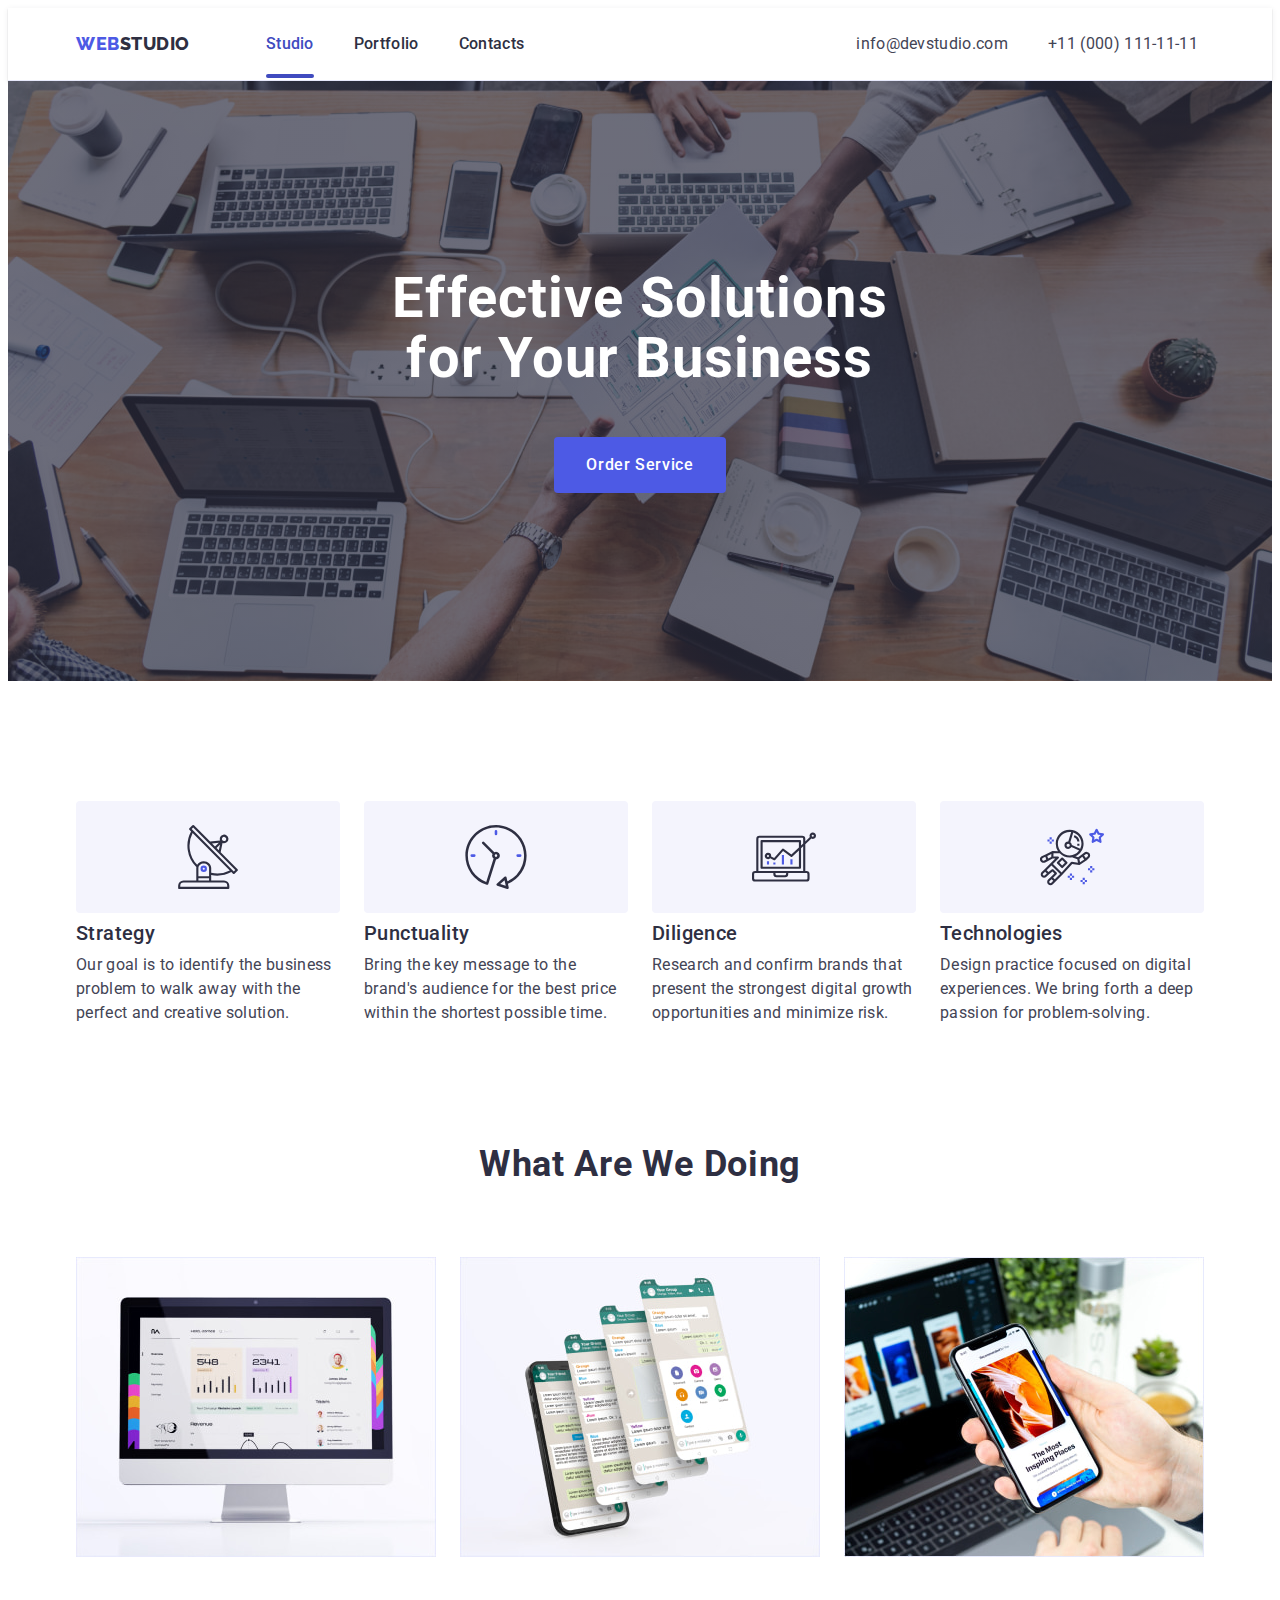
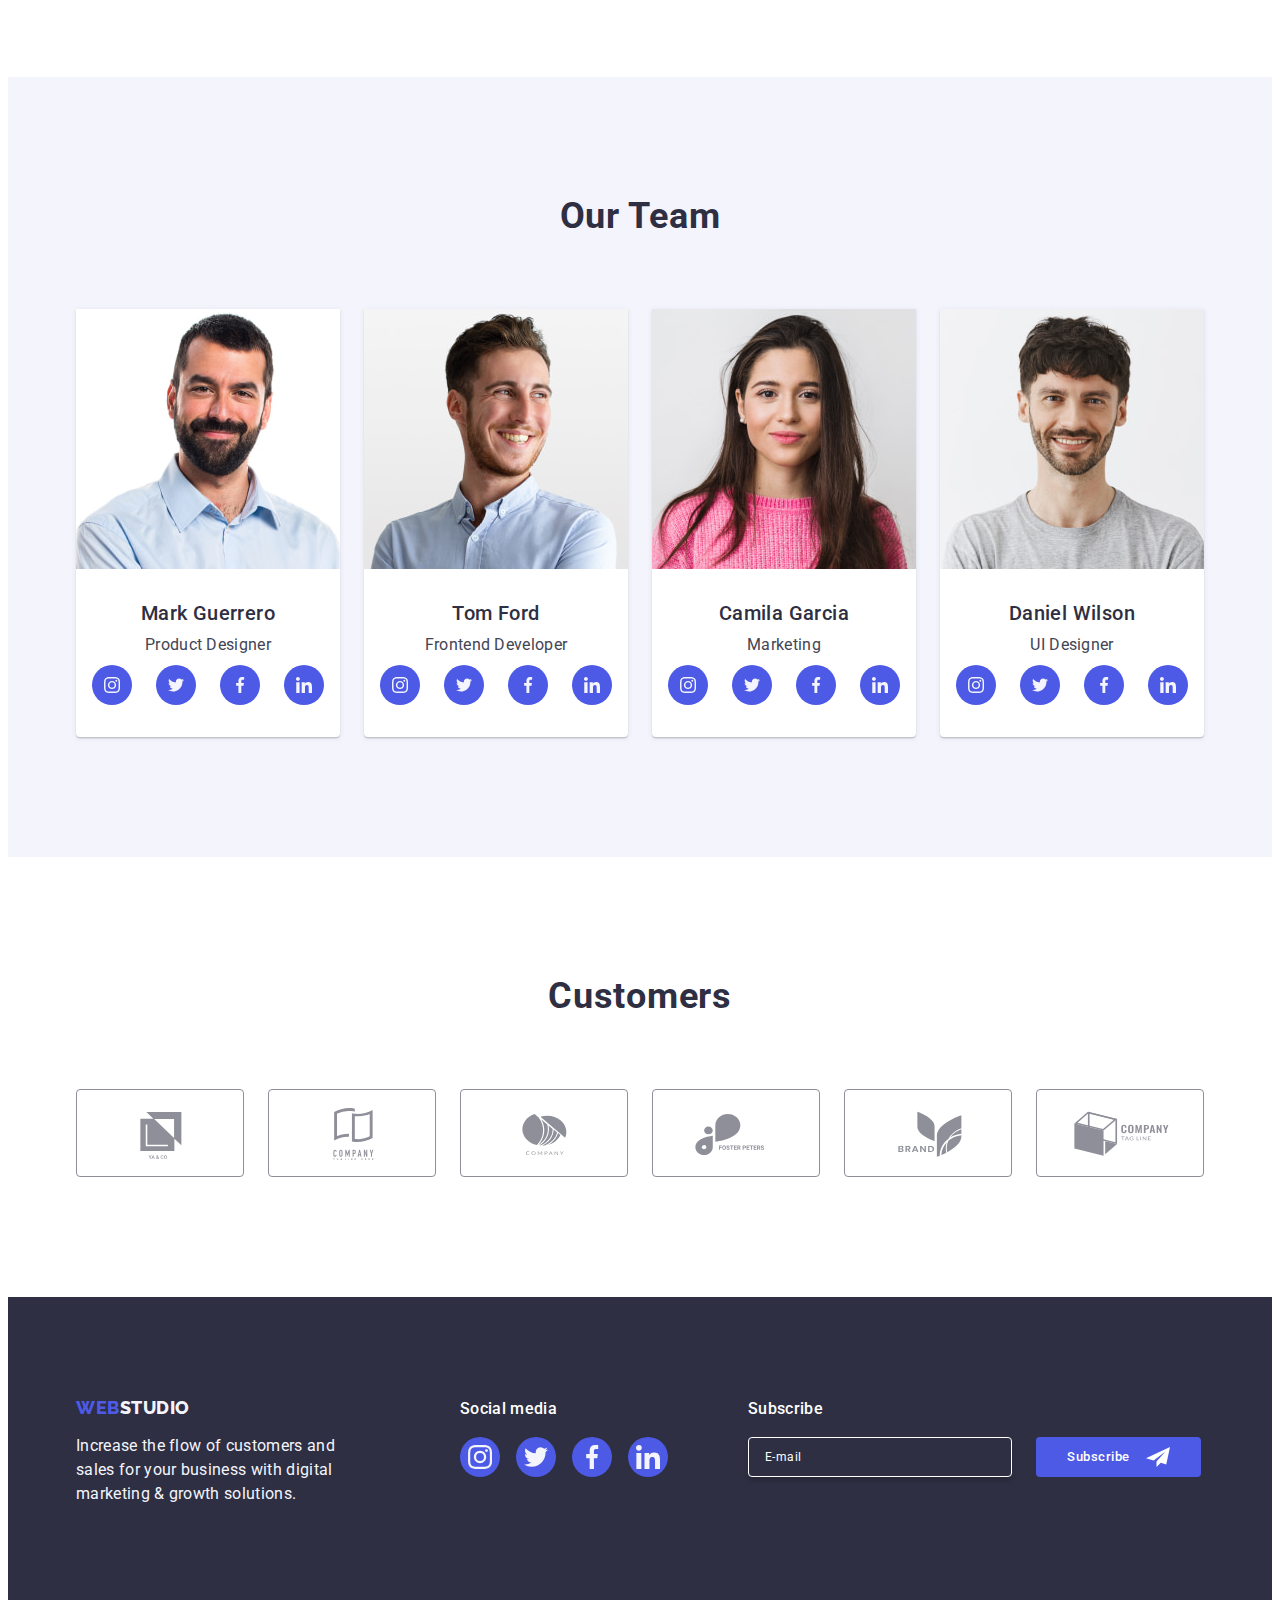
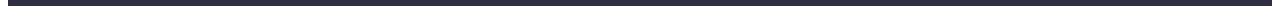
<file: index.html>
<!DOCTYPE html>
<html lang="en">
  <head>
    <meta charset="UTF-8" />
    <meta name="viewport" content="width=device-width, initial-scale=1.0" />
    <title>WebStudio</title>
    <link
      rel="stylesheet"
      href="https://cdnjs.cloudflare.com/ajax/libs/modern-normalize/2.0.0/modern-normalize.min.css"
      integrity="sha512-4xo8blKMVCiXpTaLzQSLSw3KFOVPWhm/TRtuPVc4WG6kUgjH6J03IBuG7JZPkcWMxJ5huwaBpOpnwYElP/m6wg=="
      crossorigin="anonymous"
      referrerpolicy="no-referrer"
    />
    <link rel="preconnect" href="https://fonts.googleapis.com" />
    <link rel="preconnect" href="https://fonts.gstatic.com" crossorigin />
    <link
      href="https://fonts.googleapis.com/css2?family=Raleway:wght@800&family=Roboto:wght@400;500;700;900&display=swap"
      rel="stylesheet"
    />
    <link rel="stylesheet" href="./css/styles.css" />
  </head>
  <body>
    <!-- HEADER -->
    <header class="header">
      <div class="container header-container">
        <nav class="header-nav">
          <a class="link logo-header" href="./index.html"
            >Web<span class="logo-studio-header">Studio</span></a
          >
          <ul class="list nav-list">
            <li>
              <a class="link nav-header-text current" href="./index.html"
                >Studio</a
              >
            </li>
            <li>
              <a class="link nav-header-text" href="./portfolio.html"
                >Portfolio</a
              >
            </li>
            <li><a class="link nav-header-text" href="">Contacts</a></li>
          </ul>
        </nav>
        <address class="header-address">
          <ul class="list list-address">
            <li>
              <a
                class="link header-address-text"
                href="mailto:info@devstudio.com"
                >info@devstudio.com</a
              >
            </li>
            <li>
              <a class="link header-address-text" href="tel:+110001111111"
                >+11 (000) 111-11-11</a
              >
            </li>
          </ul>
        </address>
      </div>
    </header>
    <!-- MAIN -->
    <main>
      <!-- SECTION 1 (EFFECTIVE SOLUTION FOR YOUR BUSINESS) -->
      <section class="hero-section">
        <div class="container">
          <h1 class="hero-text">Effective Solutions for Your Business</h1>
          <button type="button" class="hero-button" data-modal-open>
            Order Service
          </button>
        </div>
      </section>
      <!-- SECTION 2 (PRIVILEGES) -->
      <section class="privileges-section">
        <div class="container">
          <h2 class="visually-hidden">Privileges</h2>
          <ul class="list list-priveleges">
            <li class="privileges-item">
              <div class="priveleges-icon-item">
                <svg width="64" height="64">
                  <use href="./images/icons.svg#icon-antenna1"></use>
                </svg>
              </div>
              <h3 class="main-text privileges-text-title">Strategy</h3>
              <p class="main-sub-text">
                Our goal is to identify the business problem to walk away with
                the perfect and creative solution.
              </p>
            </li>
            <li class="privileges-item">
              <div class="priveleges-icon-item">
                <svg width="64" height="64">
                  <use href="./images/icons.svg#icon-clock1"></use>
                </svg>
              </div>
              <h3 class="main-text privileges-text-title">Punctuality</h3>
              <p class="main-sub-text">
                Bring the key message to the brand's audience for the best price
                within the shortest possible time.
              </p>
            </li>
            <li class="privileges-item">
              <div class="priveleges-icon-item">
                <svg width="64" height="64">
                  <use href="./images/icons.svg#icon-diagram1"></use>
                </svg>
              </div>
              <h3 class="main-text privileges-text-title">Diligence</h3>
              <p class="main-sub-text">
                Research and confirm brands that present the strongest digital
                growth opportunities and minimize risk.
              </p>
            </li>
            <li class="privileges-item">
              <div class="priveleges-icon-item">
                <svg width="64" height="64">
                  <use href="./images/icons.svg#icon-astronaut1"></use>
                </svg>
              </div>
              <h3 class="main-text privileges-text-title">Technologies</h3>
              <p class="main-sub-text">
                Design practice focused on digital experiences. We bring forth a
                deep passion for problem-solving.
              </p>
            </li>
          </ul>
        </div>
      </section>
      <!-- SECTION 3 (WHAT ARE WE DOING) -->
      <section class="wawd-section">
        <div class="container">
          <h2 class="second-text wawd-text">What are we doing</h2>
          <ul class="list list-wawd">
            <li class="wawd-section-list">
              <img
                src="./images/image1.jpg"
                alt="imac"
                width="360"
                height="300"
              />
            </li>
            <li class="wawd-section-list">
              <img
                src="./images/image2.jpg"
                alt="iphone"
                width="360"
                height="300"
              />
            </li>
            <li class="wawd-section-list">
              <img
                src="./images/image3.jpg"
                alt="iphone with macbook"
                width="360"
                height="300"
              />
            </li>
          </ul>
        </div>
      </section>
      <!-- SECTION 4 (OUR TEAM) -->
      <section class="team-section">
        <div class="container">
          <h2 class="second-text our-team-text">Our Team</h2>
          <ul class="list list-team">
            <li class="employee">
              <img
                class="team-photo"
                src="./images/mg.jpg"
                alt="Product Designer"
                width="264"
                height="260"
              />
              <div class="team-name-pos">
                <h3 class="main-text text-team">Mark Guerrero</h3>
                <p class="main-sub-text text-team-sub">Product Designer</p>
                <ul class="list social-icons">
                  <li class="icon-container">
                    <a
                      href="https://www.instagram.com/"
                      target="_blank"
                      class="icon-logo"
                    >
                      <svg class="icon" width="16" height="16">
                        <use href="./images/icons.svg#icon-instagram2"></use>
                      </svg>
                    </a>
                  </li>
                  <li class="icon-container">
                    <a
                      href="https://twitter.com/"
                      target="_blank"
                      class="icon-logo"
                    >
                      <svg class="icon" width="16" height="16">
                        <use href="./images/icons.svg#icon-twitter1"></use>
                      </svg>
                    </a>
                  </li>
                  <li class="icon-container">
                    <a
                      href="https://www.facebook.com/"
                      target="_blank"
                      class="icon-logo"
                    >
                      <svg class="icon" width="16" height="16">
                        <use href="./images/icons.svg#icon-facebook1"></use>
                      </svg>
                    </a>
                  </li>
                  <li class="icon-container">
                    <a
                      href="https://www.linkedin.com/"
                      target="_blank"
                      class="icon-logo"
                    >
                      <svg class="icon" width="16" height="16">
                        <use href="./images/icons.svg#icon-linkedin1"></use>
                      </svg>
                    </a>
                  </li>
                </ul>
              </div>
            </li>
            <li class="employee">
              <img
                class="team-photo"
                src="./images/tf.jpg"
                alt="Frontend Developer"
                width="264"
                height="260"
              />
              <div class="team-name-pos">
                <h3 class="main-text text-team">Tom Ford</h3>
                <p class="main-sub-text text-team-sub">Frontend Developer</p>
                <ul class="list social-icons">
                  <li class="icon-container">
                    <a
                      href="https://www.instagram.com/"
                      target="_blank"
                      class="icon-logo"
                    >
                      <svg class="icon" width="16" height="16">
                        <use href="./images/icons.svg#icon-instagram2"></use>
                      </svg>
                    </a>
                  </li>
                  <li class="icon-container">
                    <a
                      href="https://twitter.com/"
                      target="_blank"
                      class="icon-logo"
                    >
                      <svg class="icon" width="16" height="16">
                        <use href="./images/icons.svg#icon-twitter1"></use>
                      </svg>
                    </a>
                  </li>
                  <li class="icon-container">
                    <a
                      href="https://www.facebook.com/"
                      target="_blank"
                      class="icon-logo"
                    >
                      <svg class="icon" width="16" height="16">
                        <use href="./images/icons.svg#icon-facebook1"></use>
                      </svg>
                    </a>
                  </li>
                  <li class="icon-container">
                    <a
                      href="https://www.linkedin.com/"
                      target="_blank"
                      class="icon-logo"
                    >
                      <svg class="icon" width="16" height="16">
                        <use href="./images/icons.svg#icon-linkedin1"></use>
                      </svg>
                    </a>
                  </li>
                </ul>
              </div>
            </li>
            <li class="employee">
              <img
                class="team-photo"
                src="./images/cg.jpg"
                alt="Marketing"
                width="264"
                height="260"
              />
              <div class="team-name-pos">
                <h3 class="main-text text-team">Camila Garcia</h3>
                <p class="main-sub-text text-team-sub">Marketing</p>
                <ul class="list social-icons">
                  <li class="icon-container">
                    <a
                      href="https://www.instagram.com/"
                      target="_blank"
                      class="icon-logo"
                    >
                      <svg class="icon" width="16" height="16">
                        <use href="./images/icons.svg#icon-instagram2"></use>
                      </svg>
                    </a>
                  </li>
                  <li class="icon-container">
                    <a
                      href="https://twitter.com/"
                      target="_blank"
                      class="icon-logo"
                    >
                      <svg class="icon" width="16" height="16">
                        <use href="./images/icons.svg#icon-twitter1"></use>
                      </svg>
                    </a>
                  </li>
                  <li class="icon-container">
                    <a
                      href="https://www.facebook.com/"
                      target="_blank"
                      class="icon-logo"
                    >
                      <svg class="icon" width="16" height="16">
                        <use href="./images/icons.svg#icon-facebook1"></use>
                      </svg>
                    </a>
                  </li>
                  <li class="icon-container">
                    <a
                      href="https://www.linkedin.com/"
                      target="_blank"
                      class="icon-logo"
                    >
                      <svg class="icon" width="16" height="16">
                        <use href="./images/icons.svg#icon-linkedin1"></use>
                      </svg>
                    </a>
                  </li>
                </ul>
              </div>
            </li>
            <li class="employee">
              <img
                class="team-photo"
                src="./images/dw.jpg"
                alt="UI Designer"
                width="264"
                height="260"
              />
              <div class="team-name-pos">
                <h3 class="main-text text-team">Daniel Wilson</h3>
                <p class="main-sub-text text-team-sub">UI Designer</p>
                <ul class="list social-icons">
                  <li class="icon-container">
                    <a
                      href="https://www.instagram.com/"
                      target="_blank"
                      class="icon-logo"
                    >
                      <svg class="icon" width="16" height="16">
                        <use href="./images/icons.svg#icon-instagram2"></use>
                      </svg>
                    </a>
                  </li>
                  <li class="icon-container">
                    <a
                      href="https://twitter.com/"
                      target="_blank"
                      class="icon-logo"
                    >
                      <svg class="icon" width="16" height="16">
                        <use href="./images/icons.svg#icon-twitter1"></use>
                      </svg>
                    </a>
                  </li>
                  <li class="icon-container">
                    <a
                      href="https://www.facebook.com/"
                      target="_blank"
                      class="icon-logo"
                    >
                      <svg class="icon" width="16" height="16">
                        <use href="./images/icons.svg#icon-facebook1"></use>
                      </svg>
                    </a>
                  </li>
                  <li class="icon-container">
                    <a
                      href="https://www.linkedin.com/"
                      target="_blank"
                      class="icon-logo"
                    >
                      <svg class="icon" width="16" height="16">
                        <use href="./images/icons.svg#icon-linkedin1"></use>
                      </svg>
                    </a>
                  </li>
                </ul>
              </div>
            </li>
          </ul>
        </div>
      </section>
      <!-- SECTION 5 (CUSTOMERS) -->
      <section class="customers-section">
        <div class="container">
          <h2 class="second-text customers-text">Customers</h2>
          <ul class="list list-customers">
            <li class="customer-item">
              <a href="" class="company-client">
                <svg class="company-logo" width="104" height="56">
                  <use href="./images/icons.svg#icon-Logo"></use>
                </svg>
              </a>
            </li>
            <li class="customer-item">
              <a href="" class="company-client">
                <svg class="company-logo" width="104" height="56">
                  <use href="./images/icons.svg#icon-Logo1"></use>
                </svg>
              </a>
            </li>
            <li class="customer-item">
              <a href="" class="company-client">
                <svg class="company-logo" width="104" height="56">
                  <use href="./images/icons.svg#icon-Logo2"></use>
                </svg>
              </a>
            </li>
            <li class="customer-item">
              <a href="" class="company-client">
                <svg class="company-logo" width="104" height="56">
                  <use href="./images/icons.svg#icon-Logo3"></use>
                </svg>
              </a>
            </li>
            <li class="customer-item">
              <a href="" class="company-client">
                <svg class="company-logo" width="104" height="56">
                  <use href="./images/icons.svg#icon-Logo4"></use>
                </svg>
              </a>
            </li>
            <li class="customer-item">
              <a href="" class="company-client">
                <svg class="company-logo" width="104" height="56">
                  <use href="./images/icons.svg#icon-Logo5"></use>
                </svg>
              </a>
            </li>
          </ul>
        </div>
      </section>
    </main>
    <!-- FOOTER -->
    <footer class="page-footer">
      <div class="container footer-container">
        <div class="footer-logo">
          <a class="link logo-footer" href="./index.html"
            >Web<span class="logo-studio-footer">Studio</span></a
          >
          <p class="footer-text">
            Increase the flow of customers and sales for your business with
            digital marketing & growth solutions.
          </p>
        </div>
        <div class="social-media-container">
          <p class="footer-social-media-text">Social media</p>
          <ul class="list social-icons-footer">
            <li class="icon-container">
              <a
                href="https://www.instagram.com/"
                target="_blank"
                class="icon-logo-footer"
              >
                <svg class="icon" width="24" height="24">
                  <use href="./images/icons.svg#icon-instagram2"></use>
                </svg>
              </a>
            </li>
            <li class="icon-container">
              <a
                href="https://www.instagram.com/"
                target="_blank"
                class="icon-logo-footer"
              >
                <svg class="icon" width="24" height="24">
                  <use href="./images/icons.svg#icon-twitter1"></use>
                </svg>
              </a>
            </li>
            <li class="icon-container">
              <a
                href="https://www.instagram.com/"
                target="_blank"
                class="icon-logo-footer"
              >
                <svg class="icon" width="24" height="24">
                  <use href="./images/icons.svg#icon-facebook1"></use>
                </svg>
              </a>
            </li>
            <li class="icon-container">
              <a
                href="https://www.instagram.com/"
                target="_blank"
                class="icon-logo-footer"
              >
                <svg class="icon" width="24" height="24">
                  <use href="./images/icons.svg#icon-linkedin1"></use>
                </svg>
              </a>
            </li>
          </ul>
        </div>
        <!-- FORM -->
        <div class="subscribe-container">
          <p class="subscribe-text">Subscribe</p>
          <form class="subscribe-form" name="subscribe-form" autocomplete="off">
            <label class="subscribe-label">
              <input
                type="email"
                name="e-mail"
                class="subscribe-input"
                placeholder="E-mail"
              />
            </label>
            <button type="submit" class="subscribe-btn">
              Subscribe
              <svg class="subscribe-icon" width="24" height="24">
                <use href="./images/icons.svg#icon-frame3"></use>
              </svg>
            </button>
          </form>
        </div>
      </div>
    </footer>
    <!-- MODAL WINDOW -->
    <div class="backdrop is-hidden" data-modal>
      <div class="modal-window">
        <button class="modal-btn" type="button" data-modal-close>
          <svg class="modal-btn-icon" width="8" height="8">
            <use href="./images/icons.svg#icon-close-black"></use>
          </svg>
        </button>
        <p class="modal-title">Leave your contacts and we will call you back</p>
        <!-- form -->
        <form>
          <div class="modal-field">
            <label class="input-title" for="user-name">Name</label>
            <div class="field-container">
              <input
                class="input-field"
                type="text"
                name="user-name"
                id="user-name"
              />
              <svg class="input-icon" width="18" height="24">
                <use href="./images/icons.svg#icon-person-black"></use>
              </svg>
            </div>
          </div>
          <div class="modal-field">
            <label class="input-title" for="phone">Phone</label>
            <div class="field-container">
              <input class="input-field" type="text" name="phone" id="phone" />
              <svg class="input-icon" width="18" height="24">
                <use href="./images/icons.svg#icon-phone-black"></use>
              </svg>
            </div>
          </div>

          <div class="modal-field">
            <label class="input-title" for="email">Email</label>
            <div class="field-container">
              <input class="input-field" type="text" name="email" id="email" />
              <svg class="input-icon" width="18" height="24">
                <use href="./images/icons.svg#icon-email-black"></use>
              </svg>
            </div>
          </div>
          <div class="field-comment-container">
            <label class="input-title" for="user-comment">Comment</label>
            <textarea
              class="input-comment"
              name="user-comment"
              id="user-comment"
              placeholder="Text input"
            ></textarea>
          </div>
          <div class="modal-accept">
            <input
              class="modal-checkbox visually-hidden"
              id="user-privacy"
              name="user-privacy"
              type="checkbox"
              value="true"
            />
            <label class="checkbox-text" for="user-privacy">
              <span class="modal-checkbox-accept">
                <svg class="modal-accept-icon" width="10" height="8">
                  <use href="./images/icons.svg#icon-vector"></use>
                </svg>
              </span>
              I accept the terms and conditions of the
              <a class="privacy-policy" href="">Privacy Policy</a>
            </label>
          </div>
          <button type="submit" class="modal-send-btn">Send</button>
        </form>
      </div>
    </div>
    <script src="./js/modal.js"></script>
  </body>
</html>
</file>
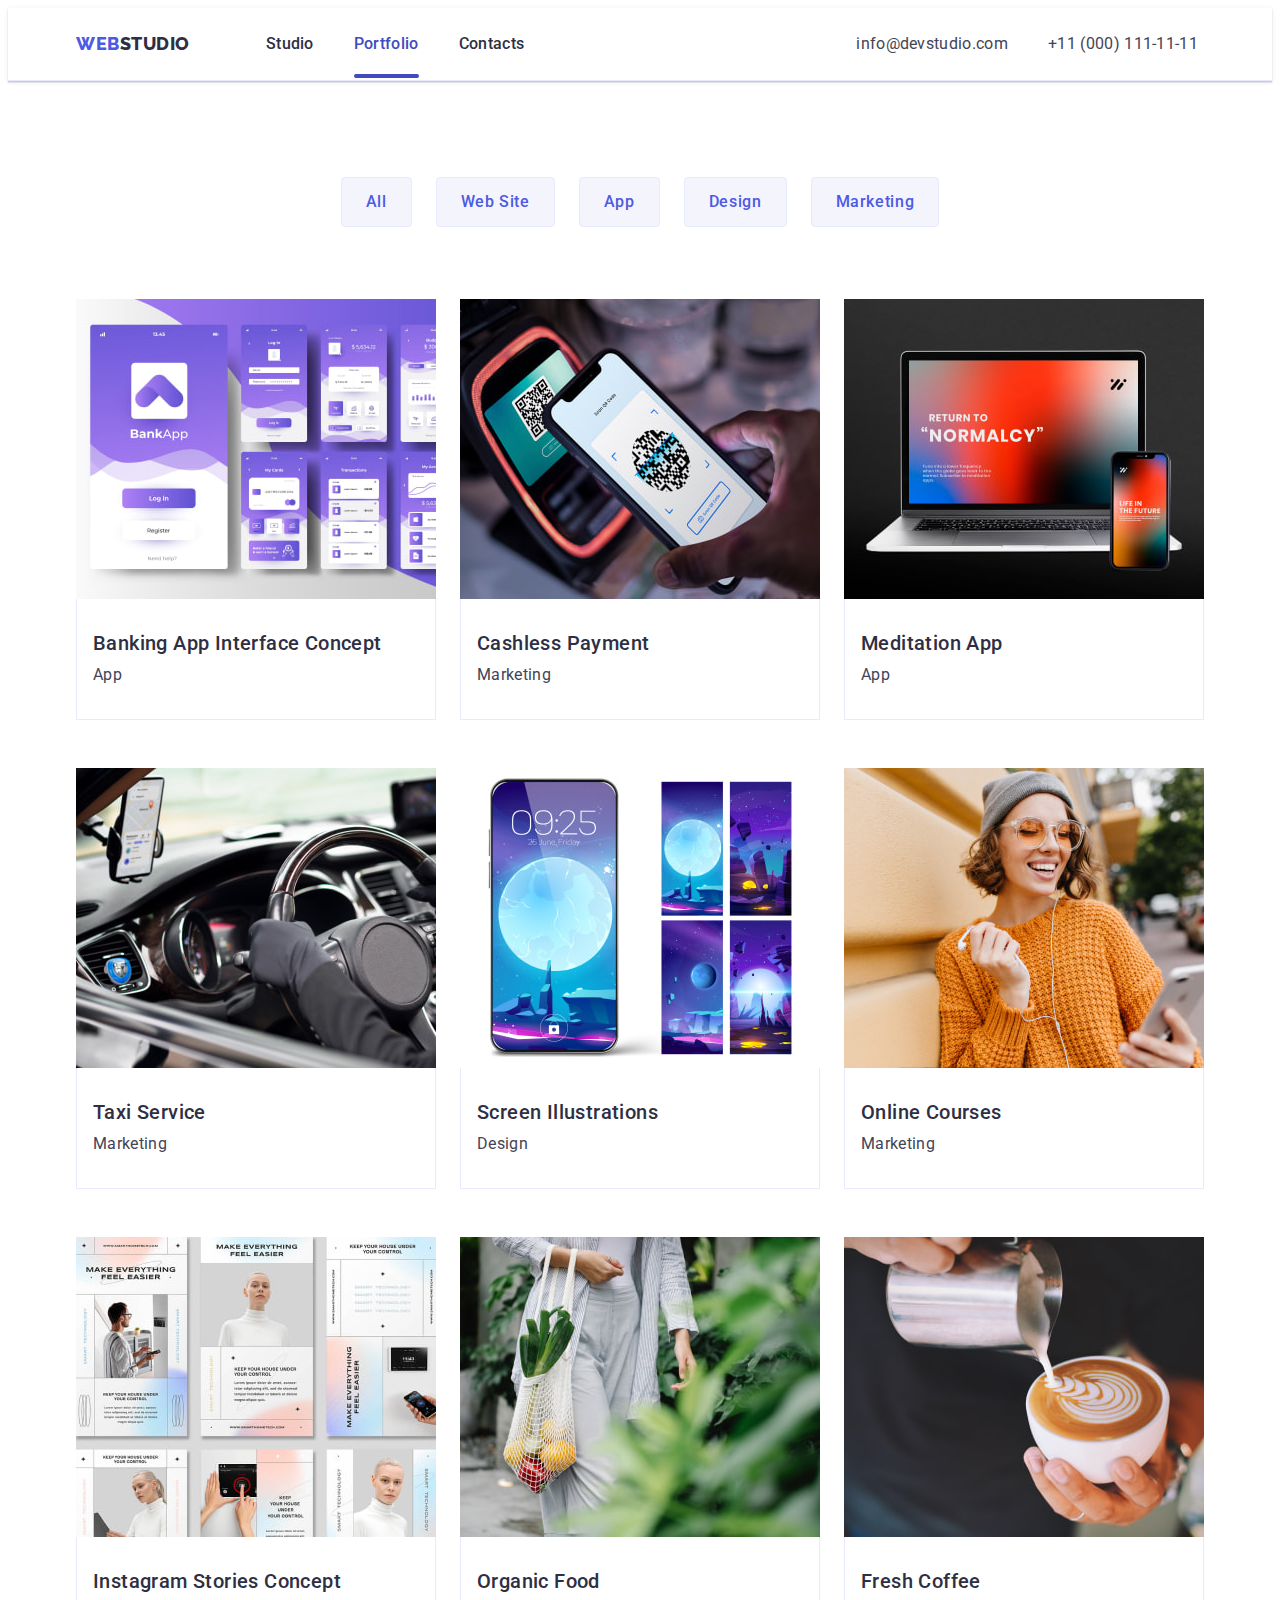
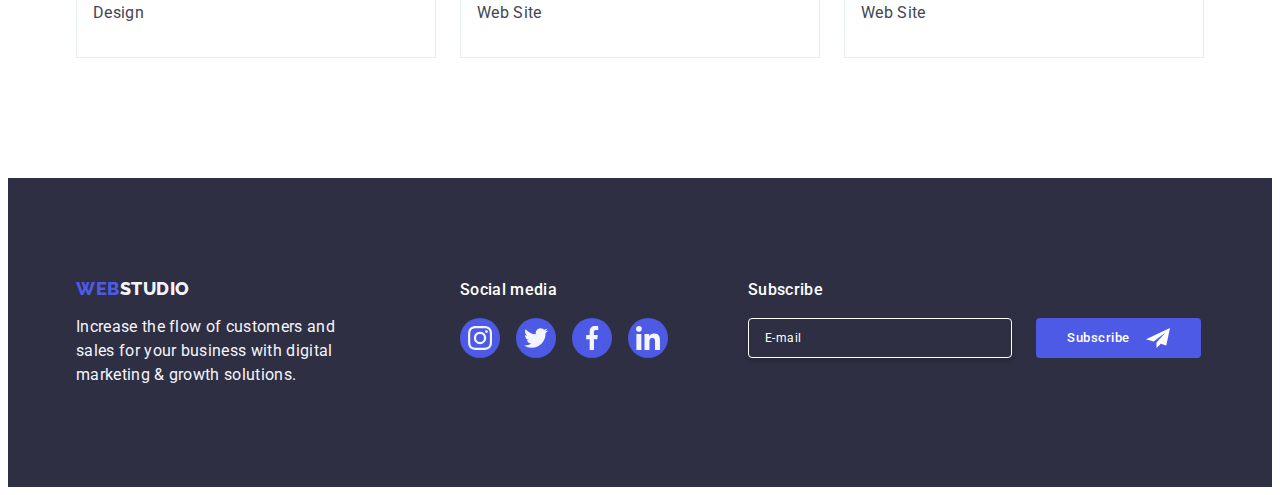
<file: portfolio.html>
<!DOCTYPE html>
<html lang="en">
  <head>
    <meta charset="UTF-8" />
    <meta name="viewport" content="width=device-width, initial-scale=1.0" />
    <title>WebStudio</title>
    <link
      rel="stylesheet"
      href="https://cdnjs.cloudflare.com/ajax/libs/modern-normalize/2.0.0/modern-normalize.min.css"
      integrity="sha512-4xo8blKMVCiXpTaLzQSLSw3KFOVPWhm/TRtuPVc4WG6kUgjH6J03IBuG7JZPkcWMxJ5huwaBpOpnwYElP/m6wg=="
      crossorigin="anonymous"
      referrerpolicy="no-referrer"
    />
    <link rel="preconnect" href="https://fonts.googleapis.com" />
    <link rel="preconnect" href="https://fonts.gstatic.com" crossorigin />
    <link
      href="https://fonts.googleapis.com/css2?family=Raleway:wght@800&family=Roboto:wght@400;500;700;900&display=swap"
      rel="stylesheet"
    />
    <link rel="stylesheet" href="./css/styles.css" />
  </head>
  <body>
    <!-- HEADER -->
    <header class="header">
      <div class="container header-container">
        <nav class="header-nav">
          <a class="link logo-header" href="./index.html"
            >Web<span class="logo-studio-header">Studio</span></a
          >
          <ul class="list nav-list">
            <li>
              <a class="link nav-header-text" href="./index.html">Studio</a>
            </li>
            <li>
              <a class="link nav-header-text current" href="./portfolio.html"
                >Portfolio</a
              >
            </li>
            <li><a class="link nav-header-text" href="">Contacts</a></li>
          </ul>
        </nav>
        <address class="header-address">
          <ul class="list list-address">
            <li>
              <a
                class="link header-address-text"
                href="mailto:info@devstudio.com"
                >info@devstudio.com</a
              >
            </li>
            <li>
              <a class="link header-address-text" href="tel:+110001111111"
                >+11 (000) 111-11-11</a
              >
            </li>
          </ul>
        </address>
      </div>
    </header>
    <!-- MAIN-->
    <main>
      <!-- SECTION 1 (PORTFOLIO) -->
      <section class="portfolio-section">
        <div class="container">
          <h1 class="visually-hidden">Portfolio</h1>
          <ul class="list portfolio-list-buttons">
            <li><button type="button" class="portfolio-button">All</button></li>
            <li>
              <button type="button" class="portfolio-button">Web Site</button>
            </li>
            <li><button type="button" class="portfolio-button">App</button></li>
            <li>
              <button type="button" class="portfolio-button">Design</button>
            </li>
            <li>
              <button type="button" class="portfolio-button">Marketing</button>
            </li>
          </ul>
          <ul class="list portfolio-list">
            <li class="portfolio-item">
              <a class="link portfolio-link" href="">
                <div class="overlay-item">
                  <img
                    src="./images/img.jpg"
                    alt="app"
                    width="360"
                    height="300"
                  />
                  <p class="portfolio-overlay-text overlay">
                    14 Stylish and User-Friendly App Design Concepts · Task
                    Manager App · Calorie Tracker App · Exotic Fruit Ecommerce
                    App · Cloud Storage App
                  </p>
                </div>
                <div class="portfolio-item-text">
                  <h2 class="main-text portfolio-main-text">
                    Banking App Interface Concept
                  </h2>
                  <p class="main-sub-text portfolio-sub-text">App</p>
                </div>
              </a>
            </li>
            <li class="portfolio-item">
              <a class="link portfolio-link" href="">
                <div class="overlay-item">
                  <img
                    src="./images/img1.jpg"
                    alt="qr code payment"
                    width="360"
                    height="300"
                  />
                  <p class="portfolio-overlay-text overlay">
                    14 Stylish and User-Friendly App Design Concepts · Task
                    Manager App · Calorie Tracker App · Exotic Fruit Ecommerce
                    App · Cloud Storage App
                  </p>
                </div>
                <div class="portfolio-item-text">
                  <h2 class="main-text portfolio-main-text">
                    Cashless Payment
                  </h2>
                  <p class="main-sub-text">Marketing</p>
                </div>
              </a>
            </li>

            <li class="portfolio-item">
              <a class="link portfolio-link" href="">
                <div class="overlay-item">
                  <img
                    src="./images/img2.jpg"
                    alt="laptop and phone"
                    width="360"
                    height="300"
                  />
                  <p class="portfolio-overlay-text overlay">
                    14 Stylish and User-Friendly App Design Concepts · Task
                    Manager App · Calorie Tracker App · Exotic Fruit Ecommerce
                    App · Cloud Storage App
                  </p>
                </div>
                <div class="portfolio-item-text">
                  <h2 class="main-text portfolio-main-text">Meditation App</h2>
                  <p class="main-sub-text">App</p>
                </div>
              </a>
            </li>

            <li class="portfolio-item">
              <a class="link portfolio-link" href="">
                <div class="overlay-item">
                  <img
                    src="./images/img3.jpg"
                    alt="car interior"
                    width="360"
                    height="300"
                  />
                  <p class="portfolio-overlay-text overlay">
                    14 Stylish and User-Friendly App Design Concepts · Task
                    Manager App · Calorie Tracker App · Exotic Fruit Ecommerce
                    App · Cloud Storage App
                  </p>
                </div>
                <div class="portfolio-item-text">
                  <h2 class="main-text portfolio-main-text">Taxi Service</h2>
                  <p class="main-sub-text">Marketing</p>
                </div>
              </a>
            </li>

            <li class="portfolio-item">
              <a class="link portfolio-link" href="">
                <div class="overlay-item">
                  <img
                    src="./images/img4.jpg"
                    alt="phone wallpaper"
                    width="360"
                    height="300"
                  />
                  <p class="portfolio-overlay-text overlay">
                    14 Stylish and User-Friendly App Design Concepts · Task
                    Manager App · Calorie Tracker App · Exotic Fruit Ecommerce
                    App · Cloud Storage App
                  </p>
                </div>
                <div class="portfolio-item-text">
                  <h2 class="main-text portfolio-main-text">
                    Screen Illustrations
                  </h2>
                  <p class="main-sub-text">Design</p>
                </div>
              </a>
            </li>

            <li class="portfolio-item">
              <a class="link portfolio-link" href="">
                <div class="overlay-item">
                  <img
                    src="./images/img5.jpg"
                    alt="woman"
                    width="360"
                    height="300"
                  />
                  <p class="portfolio-overlay-text overlay">
                    14 Stylish and User-Friendly App Design Concepts · Task
                    Manager App · Calorie Tracker App · Exotic Fruit Ecommerce
                    App · Cloud Storage App
                  </p>
                </div>
                <div class="portfolio-item-text">
                  <h2 class="main-text portfolio-main-text">Online Courses</h2>
                  <p class="main-sub-text">Marketing</p>
                </div>
              </a>
            </li>

            <li class="portfolio-item">
              <a class="link portfolio-link" href="">
                <div class="overlay-item">
                  <img
                    src="./images/img6.jpg"
                    alt="stories"
                    width="360"
                    height="300"
                  />
                  <p class="portfolio-overlay-text overlay">
                    14 Stylish and User-Friendly App Design Concepts · Task
                    Manager App · Calorie Tracker App · Exotic Fruit Ecommerce
                    App · Cloud Storage App
                  </p>
                </div>
                <div class="portfolio-item-text">
                  <h2 class="main-text portfolio-main-text">
                    Instagram Stories Concept
                  </h2>
                  <p class="main-sub-text">Design</p>
                </div>
              </a>
            </li>

            <li class="portfolio-item">
              <a class="link portfolio-link" href="">
                <div class="overlay-item">
                  <img
                    src="./images/img7.jpg"
                    alt="woman with food"
                    width="360"
                    height="300"
                  />
                  <p class="portfolio-overlay-text overlay">
                    14 Stylish and User-Friendly App Design Concepts · Task
                    Manager App · Calorie Tracker App · Exotic Fruit Ecommerce
                    App · Cloud Storage App
                  </p>
                </div>
                <div class="portfolio-item-text">
                  <h2 class="main-text portfolio-main-text">Organic Food</h2>
                  <p class="main-sub-text">Web Site</p>
                </div>
              </a>
            </li>

            <li class="portfolio-item">
              <a class="link portfolio-link" href="">
                <div class="overlay-item">
                  <img
                    src="./images/img8.jpg"
                    alt="coffe"
                    width="360"
                    height="300"
                  />
                  <p class="portfolio-overlay-text overlay">
                    14 Stylish and User-Friendly App Design Concepts · Task
                    Manager App · Calorie Tracker App · Exotic Fruit Ecommerce
                    App · Cloud Storage App
                  </p>
                </div>
                <div class="portfolio-item-text">
                  <h2 class="main-text portfolio-main-text">Fresh Coffee</h2>
                  <p class="main-sub-text">Web Site</p>
                </div>
              </a>
            </li>
          </ul>
        </div>
      </section>
    </main>
    <!-- FOOTER -->
    <footer class="page-footer">
      <div class="container footer-container">
        <div class="footer-logo">
          <a class="link logo-footer" href="./index.html"
            >Web<span class="logo-studio-footer">Studio</span></a
          >
          <p class="footer-text">
            Increase the flow of customers and sales for your business with
            digital marketing & growth solutions.
          </p>
        </div>
        <div class="social-media-container">
          <p class="footer-social-media-text">Social media</p>
          <ul class="list social-icons-footer">
            <li class="icon-container">
              <a
                href="https://www.instagram.com/"
                target="_blank"
                class="icon-logo-footer"
              >
                <svg class="icon" width="24" height="24">
                  <use href="./images/icons.svg#icon-instagram2"></use>
                </svg>
              </a>
            </li>
            <li class="icon-container">
              <a
                href="https://www.instagram.com/"
                target="_blank"
                class="icon-logo-footer"
              >
                <svg class="icon" width="24" height="24">
                  <use href="./images/icons.svg#icon-twitter1"></use>
                </svg>
              </a>
            </li>
            <li class="icon-container">
              <a
                href="https://www.instagram.com/"
                target="_blank"
                class="icon-logo-footer"
              >
                <svg class="icon" width="24" height="24">
                  <use href="./images/icons.svg#icon-facebook1"></use>
                </svg>
              </a>
            </li>
            <li class="icon-container">
              <a
                href="https://www.instagram.com/"
                target="_blank"
                class="icon-logo-footer"
              >
                <svg class="icon" width="24" height="24">
                  <use href="./images/icons.svg#icon-linkedin1"></use>
                </svg>
              </a>
            </li>
          </ul>
        </div>
        <div class="subscribe-container">
          <p class="subscribe-text">Subscribe</p>
          <form class="subscribe-form" name="subscribe-form" autocomplete="off">
            <label class="subscribe-label">
              <input
                type="email"
                name="e-mail"
                class="subscribe-input"
                placeholder="E-mail"
              />
            </label>
            <button type="submit" class="subscribe-btn">
              Subscribe
              <svg class="subscribe-icon" width="24" height="24">
                <use href="./images/icons.svg#icon-frame3"></use>
              </svg>
            </button>
          </form>
        </div>
      </div>
    </footer>
  </body>
</html>
</file>
<file: css/styles.css>
*,
*::after,
*::before {
  box-sizing: border-box;
}

/* ЗМІННІ */
:root {
  --primary-brand: #4d5ae5;
  --pressed-state: #404bbf;
  --dark: #2e2f42;
  --succes: #31d0aa;
  --text: #434455;
  --subtle-text: #8e8f99;
  --accent: #e7e9fc;
  --light: #f4f4fd;
  --hero-background: #2e2f42;
  --white-background: #ffffff;
  --modal-background: #fcfcfc;
  --primary-font: "Roboto", sans-serif;
  --logo-font: "Raleway", sans-serif;
}

body {
  font-family: var(--primary-font);
  color: var(--text);
  background-color: var(--white-background);
  font-size: 16px;
}

button {
  font-family: inherit;
  border: none;
  font-weight: 500;
  line-height: 1.5;
  letter-spacing: 0.02em;
  cursor: pointer;
}

button:hover,
button:focus {
  color: var(--white-background);
  background-color: var(--pressed-state);
}

section {
  padding-top: 60px;
  padding-bottom: 60px;
}

h1,
h2,
h3,
h4,
h5,
h6,
p {
  margin: 0;
}

ul {
  margin: 0;
  padding-left: 0;
}

img {
  display: block;
  width: 100%;
  height: auto;
}

input {
  font-family: var(--primary-font);
}

.list {
  list-style-type: none;
}

.link {
  text-decoration: none;
}

.container {
  max-width: 1158px;
  padding-left: 15px;
  padding-right: 15px;
  margin-left: auto;
  margin-right: auto;
}

.main-text {
  color: var(--dark);
  font-size: 20px;
  font-weight: 500;
  line-height: 1.2;
  letter-spacing: 0.02em;
}

.main-sub-text {
  color: var(--text);
  font-weight: 400;
  line-height: 1.5;
  letter-spacing: 0.02em;
}

.second-text {
  color: var(--dark);
  font-size: 36px;
  font-weight: 700;
  line-height: 1.11;
  letter-spacing: 0.02em;
  text-transform: capitalize;
  text-align: center;
}

.visually-hidden {
  position: absolute;
  width: 1px;
  height: 1px;
  margin: -1px;
  border: 0;
  padding: 0;
  white-space: nowrap;
  clip-path: inset(100%);
  clip: rect(0 0 0 0);
  overflow: hidden;
}

/* ---------------------------HEADER--------------------------- */

.header {
  border-bottom: 1px solid var(--accent);
  padding: 24px 0;
  box-shadow: 0px 2px 1px rgba(46, 47, 66, 0.08),
    0px 1px 1px rgba(46, 47, 66, 0.16), 0px 1px 6px rgba(46, 47, 66, 0.08);
}

.header-container {
  display: flex;
  align-items: center;
  gap: 332px;
}

.header-nav {
  display: flex;
  align-items: center;
}

.logo-header {
  color: var(--primary-brand);
  font-family: var(--logo-font);
  font-size: 18px;
  font-weight: 800;
  line-height: 1.17;
  letter-spacing: 0.03em;
  text-transform: uppercase;
  text-decoration: none;
  margin-right: 76px;
  display: inline-block;
}

.logo-studio-header {
  color: var(--dark);
}

.nav-list {
  display: flex;
  gap: 40px;
}

.nav-header-text {
  color: var(--dark);
  font-weight: 500;
  line-height: 1.5;
  letter-spacing: 0.02em;
  padding: 24px 0;
  transition: color 250ms cubic-bezier(0.4, 0, 0.2, 1);
}

.nav-header-text:hover,
.nav-header-text:focus {
  color: var(--pressed-state);
}

.header-address {
  font-style: normal;
}

.list-address {
  display: flex;
  gap: 40px;
}

.header-address-text {
  color: var(--text);
  font-weight: 400;
  line-height: 1.5;
  letter-spacing: 0.02em;
  transition: color 250ms cubic-bezier(0.4, 0, 0.2, 1);
}

.header-address-text:hover,
.header-address-text:focus {
  color: var(--pressed-state);
}

.current {
  position: relative;
  color: var(--pressed-state);
}
.current::after {
  content: "";
  width: 100%;
  position: absolute;
  left: 0;
  bottom: -1px;
  height: 4px;
  background-color: var(--pressed-state);
  border-radius: 2px;
  color: var(--pressed-state);
}

/* ---------------------------FOOTER--------------------------- */

.page-footer {
  background-color: var(--dark);
  padding: 100px 0;
}

.logo-footer {
  color: var(--primary-brand);
  font-family: var(--logo-font);
  font-size: 18px;
  font-weight: 800;
  line-height: 1.17;
  letter-spacing: 0.03em;
  text-transform: uppercase;
  text-decoration: none;
  margin-bottom: 16px;
  display: inline-block;
}

.logo-studio-footer {
  color: var(--light);
}

.footer-text {
  color: var(--light);
  font-weight: 400;
  line-height: 1.5;
  letter-spacing: 0.02em;
  width: 100%;
  max-width: 264px;
}

.footer-container {
  display: flex;
  align-items: baseline;
}

.footer-social-media-text {
  color: var(--white-background);
  font-weight: 500;
  line-height: 1.5;
  letter-spacing: 0.02em;
  margin-bottom: 16px;
  font-size: 16px;
  font-style: normal;
}

.footer-logo {
  margin-right: 120px;
}

.social-media-container {
  margin-right: 80px;
}

.social-icons-footer {
  display: flex;
  gap: 16px;
  align-items: center;
  justify-content: center;
}

.icon-logo-footer {
  display: flex;
  align-items: center;
  justify-content: center;
  width: 40px;
  height: 40px;
  background-color: var(--primary-brand);
  border-radius: 50%;
  transition: background-color 250ms cubic-bezier(0.4, 0, 0.2, 1);
}

.icon-logo-footer:hover,
.icon-logo-footer:focus {
  background-color: var(--succes);
}

.subscribe-text {
  color: var(--white-background);
  font-size: 16px;
  font-style: normal;
  font-weight: 500;
  line-height: 1.5;
  letter-spacing: 0.02em;
  margin-bottom: 16px;
}

.subscribe-input {
  background-color: transparent;
  font-size: 12px;
  line-height: 1.5;
  letter-spacing: 0.04em;
  padding-left: 16px;
  border-radius: 4px;
  border: 1px solid var(--white, #fff);
  box-shadow: 0px 4px 4px 0px rgba(0, 0, 0, 0.15);
  padding: 8px 16px 8px;
  width: 264px;
  height: 40px;
  color: var(--white-background-color);
}

.subscribe-input::placeholder {
  color: var(--white-background);
}

.subscribe-form {
  display: flex;
  color: var(--white-background);
  gap: 24px;
}

.subscribe-label {
}

.subscribe-btn {
  display: flex;
  padding: 8px 24px;
  min-width: 165px;
  max-height: 40px;
  letter-spacing: 0.04em;
  justify-content: center;
  align-items: center;

  border-radius: 4px;
  background-color: var(--primary-brand);
  font-family: var(--primary-font);
  color: var(--white-background);
  transition: background-color 250ms cubic-bezier(0.4, 0, 0.2, 1);
}

.subscribe-icon {
  fill: var(--white-background);
  margin-left: 16px;
}

/* ---------------------------HERO SECTION--------------------------- */

.hero-button {
  color: var(--white-background);
  background-color: var(--primary-brand);
}

.hero-section {
  color: var(--white-background);
  background-color: var(--dark);
  padding-top: 188px;
  padding-bottom: 188px;
  background-image: linear-gradient(
      rgba(46, 47, 66, 0.7),
      rgba(46, 47, 66, 0.7)
    ),
    url(../images/herobg.jpg);
  background-repeat: no-repeat;
  background-size: cover;
  background-position: center;
  max-width: 1440px;
  margin: 0 auto;
}

.hero-button {
  font-size: 16px;
  font-weight: 500;
  line-height: 1.5;
  letter-spacing: 0.04em;
  padding: 16px 32px;
  display: block;
  margin: 0 auto;
  cursor: pointer;
  min-width: 169px;
  height: 56px;
  border-radius: 4px;
  transition: background-color 250ms cubic-bezier(0.4, 0, 0.2, 1);
}

.hero-button:hover,
.hero-button:focus {
  background-color: var(--pressed-state);
  box-shadow: 0px 4px 4px 0px rgba(0, 0, 0, 0.15);
}

.hero-text {
  color: var(--white-background);
  font-size: 56px;
  font-weight: 700;
  line-height: 1.07;
  letter-spacing: 0.02em;
  text-align: center;
  max-width: 496px;
  margin: 0 auto;
  margin-bottom: 48px;
}

/* ---------------------------PRIVILEGES SECTION--------------------------- */

.privileges-section {
  padding: 120px 0;
}

.list-priveleges {
  display: flex;
  gap: 24px;
  margin: 0 auto;
}

.privileges-item {
  width: calc(100% - (24px * 3) / 4);
}

.privileges-text-title {
  margin-bottom: 8px;
}

.priveleges-icon-item {
  background-color: var(--light);
  border-radius: 4px;
  padding: 24px 100px;
  margin-bottom: 8px;
  display: flex;
  height: 112px;
  align-items: center;
  justify-content: center;
}

/* ---------------------------WHAT ARE WE DOING SECTION--------------------------- */

.list-wawd {
  display: flex;
  gap: 24px;
}

.wawd-text {
  margin-bottom: 72px;
}

.wawd-section {
  padding-top: 0;
  padding-bottom: 120px;
}

.wawd-section-list {
}

/* ---------------------------OUR TEAM SECTION--------------------------- */

.team-section {
  background-color: var(--light);
  padding-top: 120px;
  padding-bottom: 120px;
}

.employee {
  background-color: var(--white-background);
  max-width: calc(100% - (24px * 3) / 4);
  border-radius: 0px 0px 4px 4px;
  box-shadow: 0px 2px 1px 0px rgba(46, 47, 66, 0.08),
    0px 1px 1px 0px rgba(46, 47, 66, 0.16),
    0px 1px 6px 0px rgba(46, 47, 66, 0.08);
}

.our-team-text {
  margin-bottom: 72px;
}

.list-team {
  display: flex;
  gap: 24px;
}

.text-team {
  text-align: center;
  margin-bottom: 8px;
}

.text-team-sub {
  text-align: center;
  margin-bottom: 8px;
}

.team-name-pos {
  padding: 32px 0;
}

.social-icons {
  display: flex;
  gap: 24px;
  align-items: center;
  justify-content: center;
}

.icon-container {
  width: 40px;
  height: 40px;
}

.icon-logo {
  display: flex;
  align-items: center;
  justify-content: center;
  width: 40px;
  height: 40px;
  background-color: var(--primary-brand);
  border-radius: 50%;
  transition: background-color 250ms cubic-bezier(0.4, 0, 0.2, 1);
}

.icon-logo:hover,
.icon-logo:focus {
  background-color: var(--pressed-state);
}

.icon {
  fill: var(--light);
}

/* ---------------------------CUSTOMERS SECTION--------------------------- */

.customers-section {
  padding-top: 120px;
  padding-bottom: 120px;
}

.customers-text {
  margin-bottom: 72px;
}

.list-customers {
  display: flex;
  gap: 24px;
}

.customer-item {
  width: 168px;
  height: 88px;
}

.company-client {
  display: flex;
  width: 100%;
  height: 100%;
  border: 1px solid var(--subtle-text);
  border-radius: 4px;
  align-items: center;
  justify-content: center;
  color: var(--subtle-text);
  transition: color 250ms cubic-bezier(0.4, 0, 0.2, 1),
    border-color 250ms cubic-bezier(0.4, 0, 0.2, 1);

  transition: border-color 250ms cubic-bezier(0.4, 0, 0.2, 1),
    color 250ms cubic-bezier(0.4, 0, 0.2, 1);
}

.company-client:hover,
.company-client:focus {
  border-color: var(--pressed-state);
  color: var(--pressed-state);
}

.company-logo {
  fill: currentColor;
}

/* ---------------------------PORTFOLIO PAGE SECTION--------------------------- */

.portfolio-button {
  font-size: 16px;
  letter-spacing: 0.04em;
}

.portfolio-list {
  display: flex;
  flex-wrap: wrap;
  column-gap: 24px;
  row-gap: 48px;
}

.portfolio-item {
  width: calc((100% - 48px) / 3);
  transition: box-shadow 250ms cubic-bezier(0.4, 0, 0.2, 1);
}

.portfolio-item:hover,
.portfolio-item:focus {
  box-shadow: 0px 2px 1px 0px rgba(46, 47, 66, 0.08),
    0px 1px 1px 0px rgba(46, 47, 66, 0.16),
    0px 1px 6px 0px rgba(46, 47, 66, 0.08);
}

.portfolio-item-text {
  border: 1px solid var(--accent);
  border-top: none;
  padding: 32px 16px;
}

.portfolio-main-text {
  margin-bottom: 8px;
}

.portfolio-list-buttons {
  display: flex;
  justify-content: center;
  gap: 24px;
  margin-bottom: 72px;
}

.portfolio-button {
  background-color: var(--light);
  color: var(--primary-brand);
  font-weight: 500;
  letter-spacing: 0.04em;
  padding: 12px 24px;
  border: 1px solid var(--accent);
  border-radius: 4px;
  transition: color 250ms cubic-bezier(0.4, 0, 0.2, 1),
    background-color 250ms cubic-bezier(0.4, 0, 0.2, 1),
    border-color 250ms cubic-bezier(0.4, 0, 0.2, 1),
    box-shadow 250ms cubic-bezier(0.4, 0, 0.2, 1);
}

.portfolio-button:hover,
.portfolio-button:focus {
  background-color: var(--pressed-state);
  color: var(--white-background);
  border: 1px solid transparent;
  box-shadow: 0px 2px 2px 0px rgba(0, 0, 0, 0.12),
    0px 2px 1px 0px rgba(0, 0, 0, 0.08), 0px 3px 1px 0px rgba(0, 0, 0, 0.1);
}

.portfolio-section {
  padding: 96px 0 120px;
}

.portfolio-overlay-text {
  font-size: 16px;
  line-height: 1.5;
  letter-spacing: 0.02em;
}

.overlay-item {
  position: relative;
  overflow: hidden;
}

.overlay {
  background-color: var(--primary-brand);
  color: var(--light);
  display: flex;
  justify-content: center;
  padding: 40px 32px;
  position: absolute;
  top: 0;
  left: 0;
  width: 100%;
  height: 100%;
  transform: translateY(100%);
  transition: transform 250ms cubic-bezier(0.4, 0, 0.2, 1);
}

.portfolio-link {
  display: block;
  transition: box-shadow 250ms cubic-bezier(0.4, 0, 0.2, 1);
}

.portfolio-link:hover p,
.portfolio-link:focus p {
  transform: translateY(0%);
}

.portfolio-link:hover,
.portfolio-link:focus {
  box-shadow: 0px 1px 6px rgba(46, 47, 66, 0.08),
    0px 1px 1px rgba(46, 47, 66, 0.16), 0px 2px 1px rgba(46, 47, 66, 0.08);
}

/* ---------------------------MODAL WINDOW--------------------------- */

.backdrop {
  position: fixed;
  top: 0;
  left: 0;
  width: 100%;
  height: 100%;
  background-color: rgba(46, 47, 66, 0.4);
  transition: opacity 250ms cubic-bezier(0.4, 0, 0.2, 1),
    visibility 250ms cubic-bezier(0.4, 0, 0.2, 1);
}

.is-hidden {
  visibility: hidden;
  opacity: 0;
  pointer-events: none;
}

.modal-window {
  display: flex;
  flex-direction: column;
  width: 408px;
  min-height: 584px;
  border-radius: 4px;
  background-color: var(--modal-background);
  box-shadow: 0px 2px 1px 0px rgba(0, 0, 0, 0.2),
    0px 1px 3px 0px rgba(0, 0, 0, 0.12), 0px 1px 1px 0px rgba(0, 0, 0, 0.14);
  position: absolute;
  top: 50%;
  left: 50%;
  transform: translate(-50%, -50%);
  transition: transform 250ms cubic-bezier(0.4, 0, 0.2, 1);
  padding: 72px 24px 24px 24px;
}

.is-hidden .modal-window {
  transform: translateX(-50%) translateY(70%);
}

.modal-btn {
  background-color: var(--accent);
  width: 24px;
  height: 24px;
  padding: 0;
  cursor: pointer;
  border-radius: 50%;
  border: 1px solid rgba(0, 0, 0, 0.1);
  display: flex;
  justify-content: center;
  align-items: center;
  position: absolute;
  top: 24px;
  right: 24px;
  transition: background-color 250ms cubic-bezier(0.4, 0, 0.2, 1),
    border 250ms cubic-bezier(0.4, 0, 0.2, 1);
}
.modal-btn:hover,
.modal-btn:focus {
  background-color: var(--pressed-state);
  border: none;
}

.modal-btn-icon {
  transition: fill 250ms cubic-bezier(0.4, 0, 0.2, 1);
}
.modal-btn:hover .modal-btn-icon,
.modal-btn:focus .modal-btn-icon {
  fill: var(--white-background);
}
/* наповнення */
.modal-form {
  display: flex;
  flex-direction: column;
  justify-content: center;
  align-items: center;
}

.field-container {
  position: relative;
  margin-bottom: 8px;
}

.input-field {
  width: 360px;
  height: 40px;
  border-radius: 4px;
  border: 1px solid rgba(46, 47, 66, 0.4);
  padding-left: 38px;
  background-color: transparent;
  outline: transparent;
  transition: border-color 250ms cubic-bezier(0.4, 0, 0.2, 1);
}

.input-field:focus {
  border-color: var(--primary-brand);
}
.input-field:focus + .input-icon {
  fill: var(--primary-brand);
}

.input-icon {
  position: absolute;
  top: 50%;
  left: 16px;
  transform: translateY(-50%);
  transition: fill 250ms cubic-bezier(0.4, 0, 0.2, 1);
}

.modal-field {
  /*  */
  margin-bottom: 8px;
}

.input-title {
  color: var(--subtle-text);
  font-size: 12px;
  line-height: 1.17;
  letter-spacing: 0.04em;
  display: block;
  margin-bottom: 4px;
}

.input-comment {
  width: 100%;
  height: 120px;
  flex-shrink: 0;
  resize: none;
  border-radius: 4px;
  background-color: transparent;
  border: 1px solid rgba(46, 47, 66, 0.4);
  padding: 8px 16px;
  color: rgba(46, 47, 66, 0.4);
  font-size: 12px;
  line-height: 1.17;
  letter-spacing: 0.04em;
  outline: transparent;
  transition: border-color 250ms cubic-bezier(0.4, 0, 0.2, 1);
}

.field-comment-container {
  margin-bottom: 16px;
}

.input-comment:focus {
  border-color: var(--primary-brand);
}

.modal-title {
  color: var(--dark);
  text-align: center;
  font-weight: 500;
  line-height: 1.5;
  letter-spacing: 0.02em;
  margin-bottom: 16px;
}

.modal-accept {
  margin-bottom: 24px;
}

.modal-checkbox {
  width: 16px;
  height: 16px;
}

.privacy-policy {
  color: var(--primary-brand);
}

.checkbox-text {
  display: block;
  color: var(--subtle-text);
  font-size: 12px;
  line-height: 1.17;
  letter-spacing: 0.04em;
}

.modal-send-btn {
  display: block;
  min-width: 169px;
  height: 56px;
  margin: auto;
  padding: 16px 32px;
  align-items: center;
  border-radius: 4px;
  background-color: var(--primary-brand);
  color: var(--white-background);
  font-family: "Roboto", sans-serif;
  font-size: 16px;
  font-weight: 500;
  line-height: 1.5;
  letter-spacing: 0.04em;
  cursor: pointer;
  border: none;

  box-shadow: 0px 4px 4px 0px rgba(0, 0, 0, 0.15);
  transition: background-color 250ms cubic-bezier(0.4, 0, 0.2, 1);
}

.modal-checkbox-accept {
  width: 16px;
  height: 16px;
  border: 1px solid rgba(46, 47, 66, 0.4);
  border-radius: 2px;
  display: inline-flex;
  align-items: center;
  justify-content: center;
  fill: transparent;
  transition: background-color 250ms cubic-bezier(0.4, 0, 0.2, 1),
    border 250ms cubic-bezier(0.4, 0, 0.2, 1),
    fill 250ms cubic-bezier(0.4, 0, 0.2, 1);
}

.modal-checkbox:checked + .checkbox-text > .modal-checkbox-accept {
  background-color: var(--pressed-state);
  border: none;
  fill: var(--light);
}

.modal-accept-icon {
}
</file>
